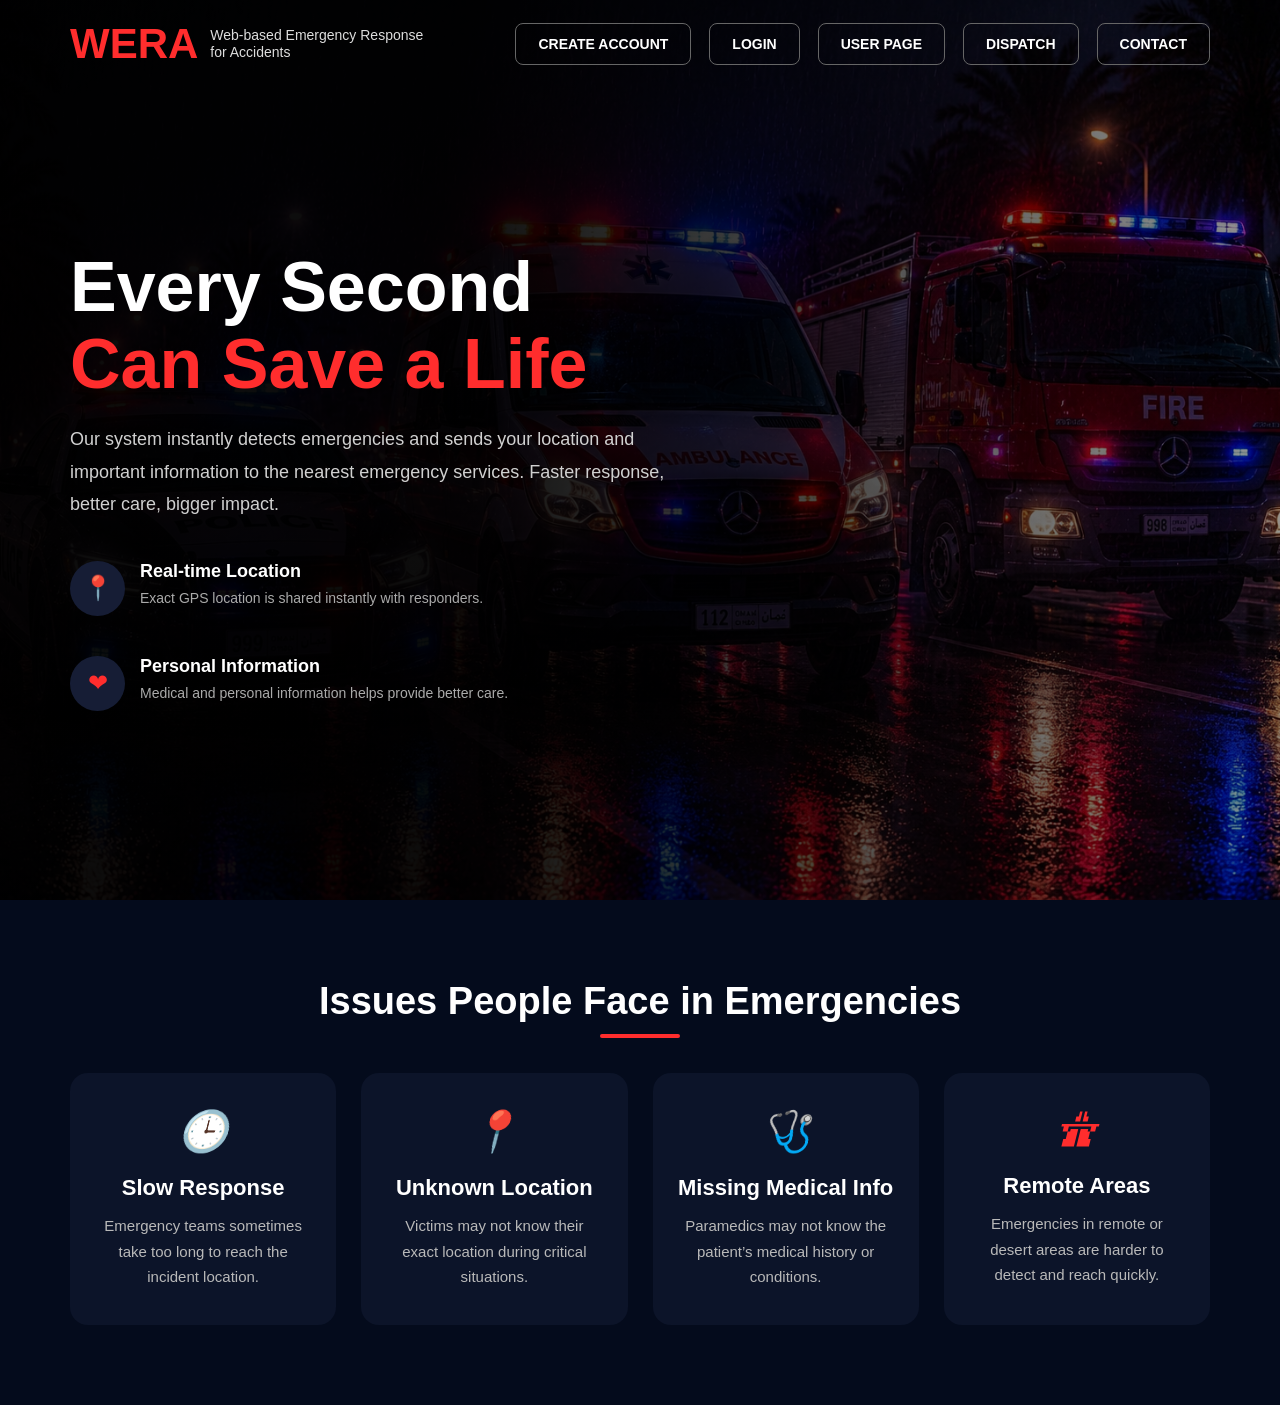
<file: home.html>
<!DOCTYPE html>
<html lang="en">
<head>
<meta charset="UTF-8">
<meta name="viewport" content="width=device-width, initial-scale=1.0">
<title>WERA - Home Page</title>

<style>
/* RESET */
*{
  margin:0;
  padding:0;
  box-sizing:border-box;
  font-family:'Poppins',sans-serif;
}

/* BODY */
body{
  background:#040b1c;
  color:white;
}

/* LINKS */
a{
  text-decoration:none;
  color:white;
}

/* === NAVIGATION === */
header{
  width:100%;
  position:absolute;
  top:0;
  left:0;
  z-index:100;
  padding:20px 70px;
  display:flex;
  justify-content:space-between;
  align-items:center;
}

.logo{
  display:flex;
  align-items:center;
  gap:12px;
}

.logo h1{
  color:#ff2d2d;
  font-size:42px;
  font-weight:800;
}

.logo span{
  font-size:14px;
  line-height:1.2;
  color:#ddd;
}

nav{
  display:flex;
  align-items:center;
  gap:18px;
  flex-wrap:wrap;
}

/* BUTTONS */
.btn{
  padding:12px 22px;
  border-radius:8px;
  font-size:14px;
  font-weight:600;
  border:1px solid #666;
  background:transparent;
  color:white;
  cursor:pointer;
  transition:0.3s;
  display:inline-block;
}

.btn:hover{
  transform:translateY(-2px);
  border-color:#ff2d2d;
}

/* === HERO SECTION === */
.hero{
  width:100%;
  min-height:100vh;
  background:
    linear-gradient(to right, rgba(0,0,0,0.95) 35%, rgba(0,0,0,0.4)),
    url('homebg-image.png') center/cover no-repeat;
  display:flex;
  align-items:center;
  padding:140px 70px 80px;
}

.hero-content{
  max-width:600px;
}

.hero-content h2{
  font-size:70px;
  line-height:1.1;
  margin-bottom:20px;
  font-weight:800;
}

.hero-content h2 span{
  color:#ff2d2d;
}

.hero-content p{
  color:#d0d0d0;
  line-height:1.8;
  font-size:18px;
  margin-bottom:40px;
}

/* FEATURE BLOCKS */
.features{
  display:flex;
  gap:40px;
  flex-wrap:wrap;
}

.feature{
  display:flex;
  align-items:flex-start;
  gap:15px;
}

.feature-icon{
  width:55px;
  height:55px;
  border-radius:50%;
  background:#161d35;
  display:flex;
  align-items:center;
  justify-content:center;
  color:#ff2d2d;
  font-size:24px;
}

.feature h4{
  margin-bottom:6px;
  font-size:18px;
}

.feature p{
  margin:0;
  font-size:14px;
  color:#aaa;
  line-height:1.5;
}

/* === GENERAL SECTION === */
section{
  padding:80px 70px;
}

.section-title{
  text-align:center;
  font-size:38px;
  margin-bottom:50px;
  position:relative;
  font-weight:700;
}

.section-title::after{
  content:'';
  width:80px;
  height:4px;
  background:#ff2d2d;
  position:absolute;
  left:50%;
  transform:translateX(-50%);
  bottom:-15px;
  border-radius:10px;
}

/* ISSUES GRID */
.issues-grid{
  display:grid;
  grid-template-columns:repeat(auto-fit,minmax(240px,1fr));
  gap:25px;
}

.issue-card{
  background:#0c1429;
  padding:35px 25px;
  border-radius:18px;
  text-align:center;
  transition:0.3s;
}

.issue-card:hover{
  transform:translateY(-8px);
}

.issue-card i{
  font-size:40px;
  color:#ff2d2d;
  margin-bottom:20px;
  display:block;
}

.issue-card h3{
  margin-bottom:12px;
  font-size:22px;
}

.issue-card p{
  color:#b9b9b9;
  line-height:1.7;
  font-size:15px;
}

/* RESPONSIVE */
@media(max-width:900px){
  header{
    flex-direction:column;
    gap:20px;
    padding:20px;
  }

  .hero{
    padding-top:240px;
    padding-left:25px;
    padding-right:25px;
  }

  .hero-content h2{
    font-size:48px;
  }

  section{
    padding:70px 25px;
  }

  nav{
    justify-content:center;
  }
}
</style>
</head>
<body>

<!-- NAVIGATION -->
<header>
  <div class="logo">
    <h1>WERA</h1>
    <span>Web-based Emergency Response <br> for Accidents</span>
  </div>

  <nav>
    <a class="btn" href="index.html">CREATE ACCOUNT</a>
    <a class="btn" href="login.html">LOGIN</a>
    <a class="btn" href="#" onclick="goUser()">USER PAGE</a>
    <a class="btn" href="#" onclick="goDispatch()">DISPATCH</a>
    <a class="btn" href="#">CONTACT</a>
    <a class="btn" href="#" onclick="logout()" id="logoutBtn" style="display:none;">LOGOUT</a>
  </nav>
</header>

<!-- HERO -->
<div class="hero">
  <div class="hero-content">
    <h2>Every Second <br> <span>Can Save a Life</span></h2>
    <p>
      Our system instantly detects emergencies and sends your location and important information to the nearest emergency services. Faster response, better care, bigger impact.
    </p>
    <div class="features">
      <div class="feature">
        <div class="feature-icon">📍</div>
        <div>
          <h4>Real-time Location</h4>
          <p>Exact GPS location is shared instantly with responders.</p>
        </div>
      </div>
      <div class="feature">
        <div class="feature-icon">❤</div>
        <div>
          <h4>Personal Information</h4>
          <p>Medical and personal information helps provide better care.</p>
        </div>
      </div>
    </div>
  </div>
</div>

<!-- ISSUES -->
<section>
  <h2 class="section-title">Issues People Face in Emergencies</h2>
  <div class="issues-grid">
    <div class="issue-card">
      <i>🕒</i>
      <h3>Slow Response</h3>
      <p>Emergency teams sometimes take too long to reach the incident location.</p>
    </div>
    <div class="issue-card">
      <i>📍</i>
      <h3>Unknown Location</h3>
      <p>Victims may not know their exact location during critical situations.</p>
    </div>
    <div class="issue-card">
      <i>🩺</i>
      <h3>Missing Medical Info</h3>
      <p>Paramedics may not know the patient’s medical history or conditions.</p>
    </div>
    <div class="issue-card">
      <i>🛣</i>
      <h3>Remote Areas</h3>
      <p>Emergencies in remote or desert areas are harder to detect and reach quickly.</p>
    </div>
  </div>
</section>

<!-- SESSION LOGIC -->
<script>
// HELPERS
function getSession(){
  return JSON.parse(localStorage.getItem("session"));
}

// USER GATE
function goUser(){
  const s = getSession();
  if(!s || !s.loggedIn){
    alert("Please login first");
    window.location.href = "login.html";
    return;
  }
  if(s.role !== "user"){
    alert("Access denied: USER only");
    return;
  }
  window.location.href = "user.html";
}

// DISPATCH GATE
function goDispatch(){
  const s = getSession();
  if(!s || !s.loggedIn){
    alert("Please login first");
    window.location.href = "login.html";
    return;
  }
  if(s.role !== "dispatch"){
    alert("Access denied: DISPATCH only");
    return;
  }
  window.location.href = "dispatch.html";
}

// LOGOUT
function logout(){
  localStorage.removeItem("session");
  alert("Logged out successfully");
  window.location.href = "home.html";
}

// UI UPDATE
(function updateUI(){
  const s = getSession();
  if(s && s.loggedIn){
    document.getElementById("logoutBtn").style.display = "inline-block";
  }
})();
</script>

</body>
</html>
</file>
